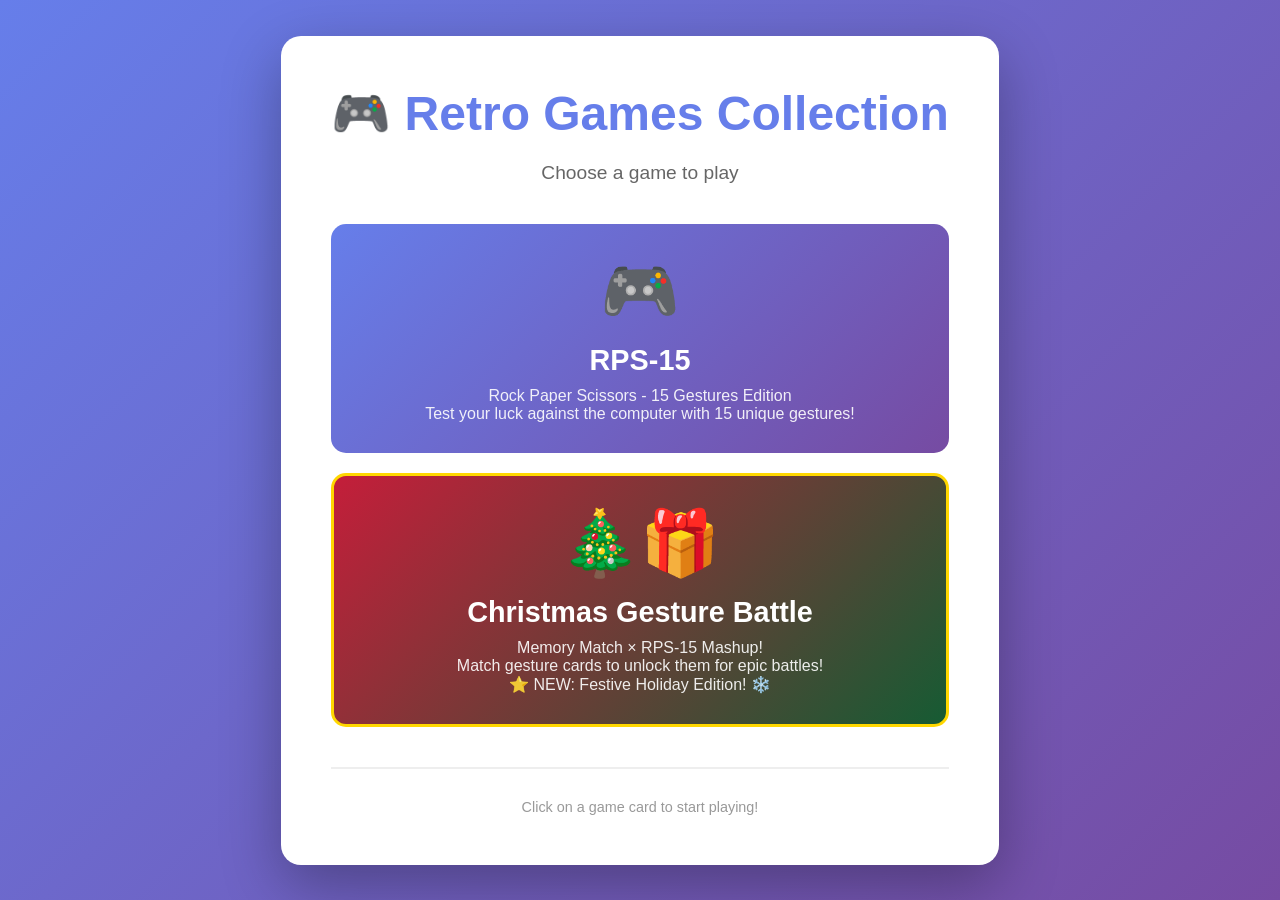
<file: index.html>
<!DOCTYPE html>
<html lang="en">
<head>
    <meta charset="UTF-8">
    <meta name="viewport" content="width=device-width, initial-scale=1.0">
    <title>Retro Games Collection</title>
    <style>
        * {
            margin: 0;
            padding: 0;
            box-sizing: border-box;
        }

        body {
            font-family: 'Segoe UI', Tahoma, Geneva, Verdana, sans-serif;
            background: linear-gradient(135deg, #667eea 0%, #764ba2 100%);
            min-height: 100vh;
            display: flex;
            justify-content: center;
            align-items: center;
            padding: 20px;
        }

        .container {
            max-width: 800px;
            background: white;
            border-radius: 20px;
            box-shadow: 0 20px 60px rgba(0,0,0,0.3);
            padding: 50px;
            text-align: center;
        }

        h1 {
            font-size: 3em;
            color: #667eea;
            margin-bottom: 20px;
        }

        .subtitle {
            font-size: 1.2em;
            color: #666;
            margin-bottom: 40px;
        }

        .games-grid {
            display: grid;
            gap: 20px;
            margin-top: 40px;
        }

        .game-card {
            background: linear-gradient(135deg, #667eea 0%, #764ba2 100%);
            padding: 30px;
            border-radius: 15px;
            text-decoration: none;
            color: white;
            transition: all 0.3s ease;
            display: block;
        }

        .game-card:hover {
            transform: translateY(-5px);
            box-shadow: 0 10px 30px rgba(0,0,0,0.3);
        }

        .game-card.christmas {
            background: linear-gradient(135deg, #c41e3a 0%, #165b33 100%);
            border: 3px solid #ffd700;
        }

        .game-card.christmas:hover {
            box-shadow: 0 10px 30px rgba(255, 215, 0, 0.5);
        }

        .game-icon {
            font-size: 4em;
            margin-bottom: 15px;
        }

        .game-title {
            font-size: 1.8em;
            font-weight: bold;
            margin-bottom: 10px;
        }

        .game-description {
            font-size: 1em;
            opacity: 0.9;
        }

        .footer {
            margin-top: 40px;
            padding-top: 30px;
            border-top: 2px solid #eee;
            color: #999;
            font-size: 0.9em;
        }
    </style>
</head>
<body>
    <div class="container">
        <h1>🎮 Retro Games Collection</h1>
        <p class="subtitle">Choose a game to play</p>

        <div class="games-grid">
            <a href="rps15.html" class="game-card">
                <div class="game-icon">🎮</div>
                <div class="game-title">RPS-15</div>
                <div class="game-description">
                    Rock Paper Scissors - 15 Gestures Edition<br>
                    Test your luck against the computer with 15 unique gestures!
                </div>
            </a>

            <a href="christmas-battle.html" class="game-card christmas">
                <div class="game-icon">🎄🎁</div>
                <div class="game-title">Christmas Gesture Battle</div>
                <div class="game-description">
                    Memory Match × RPS-15 Mashup!<br>
                    Match gesture cards to unlock them for epic battles!<br>
                    ⭐ NEW: Festive Holiday Edition! ❄️
                </div>
            </a>
        </div>

        <div class="footer">
            Click on a game card to start playing!
        </div>
    </div>
</body>
</html>
</file>
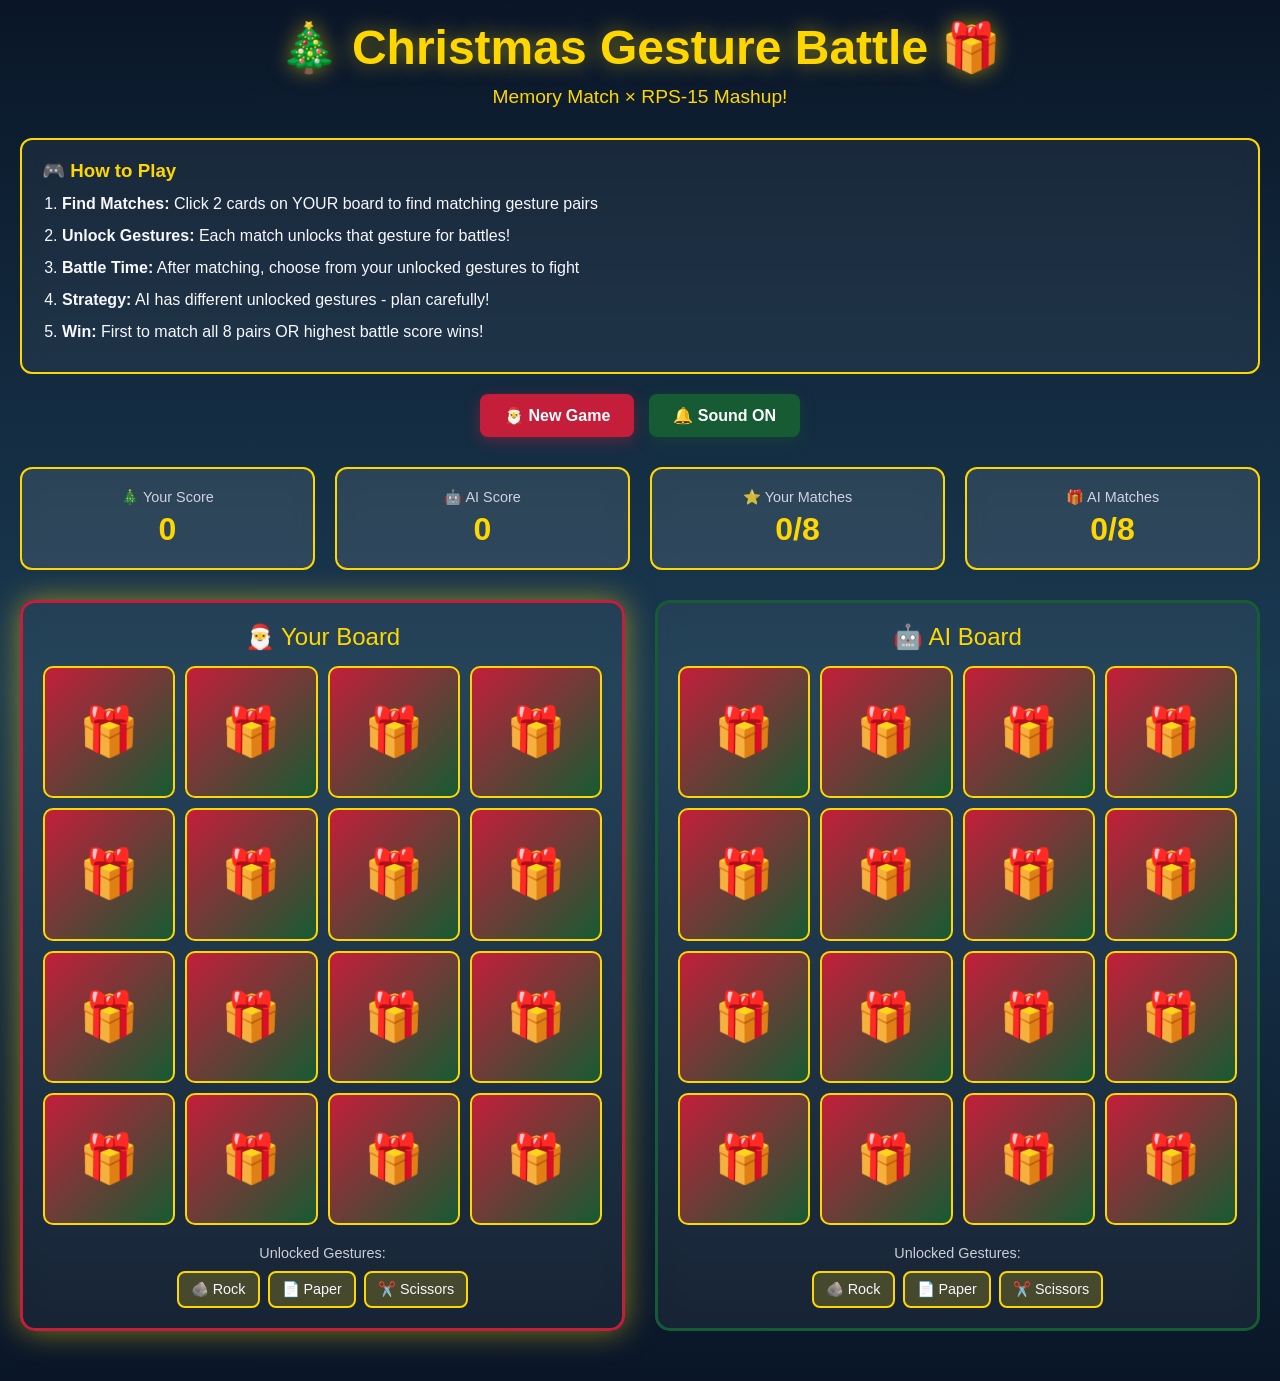
<file: christmas-battle.html>
<!DOCTYPE html>
<html lang="en">
<head>
    <meta charset="UTF-8">
    <meta name="viewport" content="width=device-width, initial-scale=1.0">
    <title>🎄 Christmas Gesture Battle - Memory Match × RPS-15</title>
    <style>
        * {
            margin: 0;
            padding: 0;
            box-sizing: border-box;
        }

        :root {
            --christmas-red: #c41e3a;
            --christmas-green: #165b33;
            --christmas-gold: #ffd700;
            --snow-white: #f8f8ff;
            --dark-bg: #0a3d2c;
            --card-back: linear-gradient(135deg, #c41e3a 0%, #165b33 100%);
        }

        body {
            font-family: 'Segoe UI', Tahoma, Geneva, Verdana, sans-serif;
            background: linear-gradient(to bottom, #0a1628 0%, #1a3a52 50%, #0a1628 100%);
            color: var(--snow-white);
            min-height: 100vh;
            padding: 20px;
            position: relative;
            overflow-x: hidden;
        }

        .container {
            max-width: 1600px;
            margin: 0 auto;
        }

        header {
            text-align: center;
            margin-bottom: 30px;
            position: relative;
        }

        h1 {
            font-size: 3em;
            color: var(--christmas-gold);
            text-shadow: 0 0 20px rgba(255, 215, 0, 0.5);
            margin-bottom: 10px;
            animation: glow 2s ease-in-out infinite;
        }

        @keyframes glow {
            0%, 100% { text-shadow: 0 0 20px rgba(255, 215, 0, 0.5); }
            50% { text-shadow: 0 0 30px rgba(255, 215, 0, 0.8); }
        }

        .subtitle {
            font-size: 1.2em;
            color: var(--christmas-gold);
            margin-bottom: 20px;
        }

        .controls {
            display: flex;
            justify-content: center;
            gap: 15px;
            margin-bottom: 30px;
            flex-wrap: wrap;
        }

        button {
            padding: 12px 24px;
            font-size: 1em;
            border: none;
            border-radius: 8px;
            cursor: pointer;
            font-weight: 600;
            transition: all 0.3s ease;
        }

        .btn-primary {
            background: var(--christmas-red);
            color: white;
            box-shadow: 0 4px 15px rgba(196, 30, 58, 0.4);
        }

        .btn-primary:hover {
            transform: translateY(-2px);
            box-shadow: 0 6px 20px rgba(196, 30, 58, 0.6);
        }

        .btn-secondary {
            background: var(--christmas-green);
            color: white;
            box-shadow: 0 4px 15px rgba(22, 91, 51, 0.4);
        }

        .stats-panel {
            display: grid;
            grid-template-columns: repeat(auto-fit, minmax(200px, 1fr));
            gap: 20px;
            margin-bottom: 30px;
        }

        .stat-card {
            background: rgba(255, 255, 255, 0.1);
            backdrop-filter: blur(10px);
            border: 2px solid var(--christmas-gold);
            padding: 20px;
            border-radius: 12px;
            text-align: center;
        }

        .stat-label {
            font-size: 0.9em;
            opacity: 0.8;
            margin-bottom: 5px;
        }

        .stat-value {
            font-size: 2em;
            font-weight: bold;
            color: var(--christmas-gold);
        }

        .game-container {
            display: grid;
            grid-template-columns: 1fr 1fr;
            gap: 30px;
            margin-bottom: 30px;
        }

        .player-section {
            background: rgba(255, 255, 255, 0.05);
            backdrop-filter: blur(10px);
            border: 3px solid var(--christmas-red);
            border-radius: 15px;
            padding: 20px;
        }

        .player-section.ai {
            border-color: var(--christmas-green);
        }

        .player-section.active {
            box-shadow: 0 0 30px rgba(255, 215, 0, 0.5);
            animation: pulse-border 1.5s ease-in-out infinite;
        }

        @keyframes pulse-border {
            0%, 100% { box-shadow: 0 0 30px rgba(255, 215, 0, 0.5); }
            50% { box-shadow: 0 0 50px rgba(255, 215, 0, 0.8); }
        }

        .section-title {
            font-size: 1.5em;
            text-align: center;
            margin-bottom: 15px;
            color: var(--christmas-gold);
        }

        .memory-board {
            display: grid;
            grid-template-columns: repeat(4, 1fr);
            gap: 10px;
            margin-bottom: 20px;
        }

        .memory-card {
            aspect-ratio: 1;
            background: var(--card-back);
            border: 2px solid var(--christmas-gold);
            border-radius: 10px;
            cursor: pointer;
            display: flex;
            align-items: center;
            justify-content: center;
            font-size: 2em;
            transition: all 0.3s ease;
            position: relative;
            transform-style: preserve-3d;
        }

        .memory-card:hover:not(.flipped):not(.matched) {
            transform: scale(1.05);
            box-shadow: 0 0 20px rgba(255, 215, 0, 0.5);
        }

        .memory-card.flipped {
            background: rgba(255, 255, 255, 0.9);
            color: #333;
        }

        .memory-card.matched {
            background: linear-gradient(135deg, rgba(255, 215, 0, 0.3), rgba(255, 215, 0, 0.5));
            border-color: var(--christmas-gold);
            cursor: default;
            animation: match-pulse 0.5s ease-out;
        }

        @keyframes match-pulse {
            0%, 100% { transform: scale(1); }
            50% { transform: scale(1.1); }
        }

        .memory-card::before {
            content: '🎁';
            position: absolute;
            font-size: 1.5em;
        }

        .memory-card.flipped::before,
        .memory-card.matched::before {
            content: '';
        }

        .unlocked-gestures {
            margin-top: 15px;
        }

        .unlocked-title {
            font-size: 0.9em;
            opacity: 0.8;
            margin-bottom: 10px;
            text-align: center;
        }

        .gestures-list {
            display: flex;
            flex-wrap: wrap;
            gap: 8px;
            justify-content: center;
        }

        .gesture-badge {
            background: rgba(255, 215, 0, 0.2);
            border: 2px solid var(--christmas-gold);
            padding: 8px 12px;
            border-radius: 8px;
            font-size: 0.9em;
            display: flex;
            align-items: center;
            gap: 5px;
        }

        .gesture-badge.new {
            animation: badge-appear 0.5s ease-out;
        }

        @keyframes badge-appear {
            from {
                transform: scale(0);
                opacity: 0;
            }
            to {
                transform: scale(1);
                opacity: 1;
            }
        }

        .battle-modal {
            position: fixed;
            top: 0;
            left: 0;
            right: 0;
            bottom: 0;
            background: rgba(0, 0, 0, 0.9);
            display: none;
            align-items: center;
            justify-content: center;
            z-index: 1000;
        }

        .battle-modal.active {
            display: flex;
        }

        .battle-content {
            background: linear-gradient(135deg, #1a3a52 0%, #0a1628 100%);
            border: 4px solid var(--christmas-gold);
            border-radius: 20px;
            padding: 40px;
            max-width: 800px;
            text-align: center;
        }

        .battle-title {
            font-size: 2.5em;
            color: var(--christmas-gold);
            margin-bottom: 30px;
        }

        .battle-choices {
            display: flex;
            justify-content: center;
            gap: 40px;
            margin-bottom: 30px;
        }

        .battle-choice {
            text-align: center;
        }

        .choice-label {
            font-size: 1em;
            opacity: 0.8;
            margin-bottom: 10px;
        }

        .choice-icon {
            font-size: 5em;
            margin-bottom: 10px;
        }

        .choice-name {
            font-size: 1.3em;
            font-weight: bold;
        }

        .battle-result {
            font-size: 2em;
            font-weight: bold;
            margin-bottom: 20px;
        }

        .battle-result.win {
            color: #2ecc71;
        }

        .battle-result.lose {
            color: #e74c3c;
        }

        .battle-result.tie {
            color: #f39c12;
        }

        .gesture-selector {
            display: grid;
            grid-template-columns: repeat(auto-fill, minmax(100px, 1fr));
            gap: 15px;
            margin-bottom: 30px;
        }

        .gesture-select-btn {
            background: rgba(255, 255, 255, 0.1);
            border: 2px solid var(--christmas-gold);
            padding: 15px;
            border-radius: 10px;
            cursor: pointer;
            transition: all 0.3s ease;
        }

        .gesture-select-btn:hover {
            transform: scale(1.05);
            background: rgba(255, 215, 0, 0.2);
            box-shadow: 0 0 20px rgba(255, 215, 0, 0.5);
        }

        .gesture-select-btn.disabled {
            opacity: 0.3;
            cursor: not-allowed;
        }

        .gesture-select-icon {
            font-size: 3em;
            margin-bottom: 5px;
        }

        .gesture-select-name {
            font-size: 0.8em;
        }

        .game-over-modal {
            position: fixed;
            top: 0;
            left: 0;
            right: 0;
            bottom: 0;
            background: rgba(0, 0, 0, 0.95);
            display: none;
            align-items: center;
            justify-content: center;
            z-index: 2000;
        }

        .game-over-modal.active {
            display: flex;
        }

        .game-over-content {
            background: linear-gradient(135deg, var(--christmas-red) 0%, var(--christmas-green) 100%);
            border: 5px solid var(--christmas-gold);
            border-radius: 20px;
            padding: 50px;
            text-align: center;
            animation: game-over-appear 0.5s ease-out;
        }

        @keyframes game-over-appear {
            from {
                transform: scale(0.5);
                opacity: 0;
            }
            to {
                transform: scale(1);
                opacity: 1;
            }
        }

        .game-over-title {
            font-size: 3em;
            color: white;
            margin-bottom: 20px;
            text-shadow: 0 0 20px rgba(0, 0, 0, 0.5);
        }

        .game-over-stats {
            font-size: 1.5em;
            margin-bottom: 30px;
        }

        .instructions {
            background: rgba(255, 255, 255, 0.05);
            backdrop-filter: blur(10px);
            border: 2px solid var(--christmas-gold);
            border-radius: 12px;
            padding: 20px;
            margin-bottom: 20px;
        }

        .instructions h3 {
            color: var(--christmas-gold);
            margin-bottom: 10px;
        }

        .instructions ol {
            text-align: left;
            padding-left: 20px;
        }

        .instructions li {
            margin-bottom: 8px;
            line-height: 1.5;
        }

        @media (max-width: 1024px) {
            .game-container {
                grid-template-columns: 1fr;
            }

            h1 {
                font-size: 2em;
            }
        }

        @media (max-width: 768px) {
            .memory-card {
                font-size: 1.5em;
            }

            .battle-choices {
                flex-direction: column;
                gap: 20px;
            }
        }
    </style>
</head>
<body>
    <div class="container">
        <header>
            <h1>🎄 Christmas Gesture Battle 🎁</h1>
            <p class="subtitle">Memory Match × RPS-15 Mashup!</p>
        </header>

        <div class="instructions">
            <h3>🎮 How to Play</h3>
            <ol>
                <li><strong>Find Matches:</strong> Click 2 cards on YOUR board to find matching gesture pairs</li>
                <li><strong>Unlock Gestures:</strong> Each match unlocks that gesture for battles!</li>
                <li><strong>Battle Time:</strong> After matching, choose from your unlocked gestures to fight</li>
                <li><strong>Strategy:</strong> AI has different unlocked gestures - plan carefully!</li>
                <li><strong>Win:</strong> First to match all 8 pairs OR highest battle score wins!</li>
            </ol>
        </div>

        <div class="controls">
            <button class="btn-primary" onclick="newGame()">🎅 New Game</button>
            <button class="btn-secondary" onclick="toggleSound()">🔔 <span id="soundToggle">Sound ON</span></button>
        </div>

        <div class="stats-panel">
            <div class="stat-card">
                <div class="stat-label">🎄 Your Score</div>
                <div class="stat-value" id="playerScore">0</div>
            </div>
            <div class="stat-card">
                <div class="stat-label">🤖 AI Score</div>
                <div class="stat-value" id="aiScore">0</div>
            </div>
            <div class="stat-card">
                <div class="stat-label">⭐ Your Matches</div>
                <div class="stat-value" id="playerMatches">0/8</div>
            </div>
            <div class="stat-card">
                <div class="stat-label">🎁 AI Matches</div>
                <div class="stat-value" id="aiMatches">0/8</div>
            </div>
        </div>

        <div class="game-container">
            <!-- Player Section -->
            <div class="player-section active" id="playerSection">
                <div class="section-title">🎅 Your Board</div>
                <div class="memory-board" id="playerBoard"></div>
                <div class="unlocked-gestures">
                    <div class="unlocked-title">Unlocked Gestures:</div>
                    <div class="gestures-list" id="playerGestures"></div>
                </div>
            </div>

            <!-- AI Section -->
            <div class="player-section ai" id="aiSection">
                <div class="section-title">🤖 AI Board</div>
                <div class="memory-board" id="aiBoard"></div>
                <div class="unlocked-gestures">
                    <div class="unlocked-title">Unlocked Gestures:</div>
                    <div class="gestures-list" id="aiGestures"></div>
                </div>
            </div>
        </div>
    </div>

    <!-- Battle Modal -->
    <div class="battle-modal" id="battleModal">
        <div class="battle-content">
            <div class="battle-title" id="battlePhase">Choose Your Gesture!</div>
            <div class="gesture-selector" id="gestureSelector"></div>
            <div class="battle-choices" id="battleChoices" style="display: none;">
                <div class="battle-choice">
                    <div class="choice-label">You chose</div>
                    <div class="choice-icon" id="playerBattleIcon"></div>
                    <div class="choice-name" id="playerBattleName"></div>
                </div>
                <div class="battle-choice">
                    <div class="choice-label">AI chose</div>
                    <div class="choice-icon" id="aiBattleIcon"></div>
                    <div class="choice-name" id="aiBattleName"></div>
                </div>
            </div>
            <div class="battle-result" id="battleResult"></div>
            <button class="btn-primary" id="battleContinue" style="display: none;" onclick="closeBattle()">Continue ⭐</button>
        </div>
    </div>

    <!-- Game Over Modal -->
    <div class="game-over-modal" id="gameOverModal">
        <div class="game-over-content">
            <div class="game-over-title" id="gameOverTitle"></div>
            <div class="game-over-stats" id="gameOverStats"></div>
            <button class="btn-primary" onclick="newGame()">🎅 Play Again</button>
        </div>
    </div>

    <script>
        // Game data
        const gestures = [
            { name: 'Rock', icon: '🪨', verbs: ['crushes', 'crushes', 'crushes', 'crushes', 'crushes', 'crushes', 'crushes'] },
            { name: 'Fire', icon: '🔥', verbs: ['burns', 'burns', 'burns', 'burns', 'burns', 'burns', 'melts'] },
            { name: 'Scissors', icon: '✂️', verbs: ['cuts', 'cuts', 'cuts', 'cuts', 'cuts', 'cuts', 'cuts'] },
            { name: 'Snake', icon: '🐍', verbs: ['bites', 'bites', 'bites', 'poisons', 'poisons', 'poisons', 'eats'] },
            { name: 'Human', icon: '👤', verbs: ['tames', 'tames', 'tames', 'plants', 'plants', 'commands', 'uses'] },
            { name: 'Tree', icon: '🌳', verbs: ['shelters', 'shelters', 'shelters', 'shelters', 'produces', 'produces', 'outlives'] },
            { name: 'Wolf', icon: '🐺', verbs: ['eats', 'eats', 'eats', 'eats', 'eats', 'bites', 'chews'] },
            { name: 'Sponge', icon: '🧽', verbs: ['absorbs', 'absorbs', 'absorbs', 'absorbs', 'cleans', 'cleans', 'absorbs'] },
            { name: 'Paper', icon: '📄', verbs: ['fans', 'fans', 'fans', 'disproves', 'disproves', 'disproves', 'covers'] },
            { name: 'Air', icon: '💨', verbs: ['blows away', 'blows away', 'erodes', 'erodes', 'erodes', 'chokes', 'tarnishes'] },
            { name: 'Water', icon: '💧', verbs: ['erodes', 'erodes', 'erodes', 'drowns', 'drowns', 'drowns', 'rusts'] },
            { name: 'Dragon', icon: '🐉', verbs: ['commands', 'commands', 'commands', 'commands', 'eats', 'breathes fire on', 'defeats'] },
            { name: 'Devil', icon: '😈', verbs: ['eats', 'eats', 'breathes fire on', 'breathes fire on', 'defeats', 'defeats', 'casts out'] },
            { name: 'Lightning', icon: '⚡', verbs: ['strikes', 'strikes', 'strikes', 'strikes', 'splits', 'strikes', 'melts'] },
            { name: 'Gun', icon: '🔫', verbs: ['shoots', 'shoots', 'shoots', 'shoots', 'shoots', 'shoots', 'fires at'] }
        ];

        // Game state
        let playerScore = 0;
        let aiScore = 0;
        let playerMatches = 0;
        let aiMatches = 0;
        let playerUnlocked = [0, 8, 2]; // Start with Rock, Paper, Scissors
        let aiUnlocked = [0, 8, 2];
        let playerBoard = [];
        let aiBoard = [];
        let flippedCards = [];
        let canFlip = true;
        let isPlayerTurn = true;
        let soundEnabled = true;
        let currentMatchedGesture = null;
        let aiMemory = {}; // AI remembers seen cards: { cardIndex: gestureIndex }

        // Audio context
        const audioContext = new (window.AudioContext || window.webkitAudioContext)();

        function playSound(frequency, duration, type = 'short') {
            if (!soundEnabled) return;

            const oscillator = audioContext.createOscillator();
            const gainNode = audioContext.createGain();

            oscillator.connect(gainNode);
            gainNode.connect(audioContext.destination);

            oscillator.frequency.value = frequency;
            oscillator.type = type === 'bell' ? 'sine' : 'sine';

            gainNode.gain.setValueAtTime(0.3, audioContext.currentTime);
            gainNode.gain.exponentialRampToValueAtTime(0.01, audioContext.currentTime + duration);

            oscillator.start(audioContext.currentTime);
            oscillator.stop(audioContext.currentTime + duration);
        }

        function playJingleBell() {
            playSound(659.25, 0.1, 'bell');
            setTimeout(() => playSound(659.25, 0.1, 'bell'), 100);
            setTimeout(() => playSound(659.25, 0.2, 'bell'), 200);
        }

        function playChristmasChord() {
            playSound(523.25, 0.3);
            setTimeout(() => playSound(659.25, 0.3), 100);
            setTimeout(() => playSound(783.99, 0.4), 200);
        }

        function playWinSound() {
            playSound(783.99, 0.2);
            setTimeout(() => playSound(880, 0.2), 100);
            setTimeout(() => playSound(1046.5, 0.3), 200);
        }

        function playLoseSound() {
            playSound(392, 0.2);
            setTimeout(() => playSound(349.23, 0.2), 100);
            setTimeout(() => playSound(293.66, 0.3), 200);
        }

        // Initialize game boards
        function initializeBoards() {
            // Select 8 random gestures for the game (excluding starting gestures)
            const selectedGestures = [];
            const availableIndices = [...Array(15).keys()];

            // Remove starting gestures (Rock, Paper, Scissors) from available pool
            availableIndices.splice(availableIndices.indexOf(0), 1);  // Rock
            availableIndices.splice(availableIndices.indexOf(8), 1);  // Paper
            availableIndices.splice(availableIndices.indexOf(2), 1);  // Scissors

            // Add 8 random gestures (not including the starting 3)
            for (let i = 0; i < 8; i++) {
                const randomIndex = Math.floor(Math.random() * availableIndices.length);
                selectedGestures.push(availableIndices[randomIndex]);
                availableIndices.splice(randomIndex, 1);
            }

            // Create pairs and shuffle for each board
            playerBoard = shuffleArray([...selectedGestures, ...selectedGestures]);
            aiBoard = shuffleArray([...selectedGestures, ...selectedGestures]);

            // Clear AI memory
            aiMemory = {};

            renderBoard('playerBoard', playerBoard, true);
            renderBoard('aiBoard', aiBoard, false);
            updateUnlockedGestures();
        }

        function shuffleArray(array) {
            const newArray = [...array];
            for (let i = newArray.length - 1; i > 0; i--) {
                const j = Math.floor(Math.random() * (i + 1));
                [newArray[i], newArray[j]] = [newArray[j], newArray[i]];
            }
            return newArray;
        }

        function renderBoard(boardId, boardData, interactive) {
            const boardElement = document.getElementById(boardId);
            boardElement.innerHTML = '';

            boardData.forEach((gestureIndex, cardIndex) => {
                const card = document.createElement('div');
                card.className = 'memory-card';
                card.dataset.index = cardIndex;
                card.dataset.gesture = gestureIndex;

                if (interactive) {
                    card.onclick = () => flipCard(cardIndex);
                }

                boardElement.appendChild(card);
            });
        }

        function flipCard(cardIndex) {
            if (!canFlip || !isPlayerTurn) return;

            const card = document.querySelector(`#playerBoard .memory-card[data-index="${cardIndex}"]`);
            if (card.classList.contains('flipped') || card.classList.contains('matched')) return;

            if (flippedCards.length >= 2) return;

            card.classList.add('flipped');
            const gestureIndex = parseInt(card.dataset.gesture);
            card.textContent = gestures[gestureIndex].icon;
            flippedCards.push({ cardIndex, gestureIndex });

            playJingleBell();

            if (flippedCards.length === 2) {
                canFlip = false;
                setTimeout(checkMatch, 1000);
            }
        }

        function checkMatch() {
            const [card1, card2] = flippedCards;
            const cards = document.querySelectorAll('#playerBoard .memory-card');

            if (card1.gestureIndex === card2.gestureIndex) {
                // Match found!
                cards[card1.cardIndex].classList.add('matched');
                cards[card2.cardIndex].classList.add('matched');

                playerMatches++;
                updateStats();

                // Unlock gesture if not already unlocked
                if (!playerUnlocked.includes(card1.gestureIndex)) {
                    playerUnlocked.push(card1.gestureIndex);
                    updateUnlockedGestures();
                }

                currentMatchedGesture = card1.gestureIndex;
                playChristmasChord();

                // Start battle
                setTimeout(() => {
                    startBattle();
                }, 800);

            } else {
                // No match
                setTimeout(() => {
                    cards[card1.cardIndex].classList.remove('flipped');
                    cards[card2.cardIndex].classList.remove('flipped');
                    cards[card1.cardIndex].textContent = '';
                    cards[card2.cardIndex].textContent = '';

                    flippedCards = [];
                    canFlip = true;

                    // AI turn
                    isPlayerTurn = false;
                    updateTurnIndicator();
                    setTimeout(aiTurn, 1000);
                }, 1000);
                return;
            }

            flippedCards = [];
        }

        function aiTurn() {
            if (aiMatches >= 8) {
                endGame();
                return;
            }

            // AI with memory: can remember and match cards
            const availableCards = [];
            const aiCards = document.querySelectorAll('#aiBoard .memory-card');

            aiCards.forEach((card, index) => {
                if (!card.classList.contains('matched')) {
                    availableCards.push(index);
                }
            });

            if (availableCards.length < 2) {
                isPlayerTurn = true;
                updateTurnIndicator();
                canFlip = true;
                return;
            }

            let card1Index, card2Index;

            // 40% chance AI uses memory to find a match
            if (Math.random() < 0.4) {
                // Try to find a match from memory
                const memoryMatch = findMemoryMatch(availableCards);
                if (memoryMatch) {
                    card1Index = memoryMatch.card1;
                    card2Index = memoryMatch.card2;
                } else {
                    // No match in memory, pick random
                    card1Index = availableCards[Math.floor(Math.random() * availableCards.length)];
                    availableCards.splice(availableCards.indexOf(card1Index), 1);
                    card2Index = availableCards[Math.floor(Math.random() * availableCards.length)];
                }
            } else {
                // Pick random cards
                card1Index = availableCards[Math.floor(Math.random() * availableCards.length)];
                availableCards.splice(availableCards.indexOf(card1Index), 1);
                card2Index = availableCards[Math.floor(Math.random() * availableCards.length)];
            }

            const card1 = aiCards[card1Index];
            const card2 = aiCards[card2Index];

            // Flip cards
            setTimeout(() => {
                card1.classList.add('flipped');
                card1.textContent = gestures[parseInt(card1.dataset.gesture)].icon;
                playJingleBell();
            }, 500);

            setTimeout(() => {
                card2.classList.add('flipped');
                card2.textContent = gestures[parseInt(card2.dataset.gesture)].icon;
                playJingleBell();
            }, 1000);

            setTimeout(() => {
                const gesture1 = parseInt(card1.dataset.gesture);
                const gesture2 = parseInt(card2.dataset.gesture);

                // AI remembers the cards it sees
                aiMemory[card1Index] = gesture1;
                aiMemory[card2Index] = gesture2;

                if (gesture1 === gesture2) {
                    // AI found a match!
                    card1.classList.add('matched');
                    card2.classList.add('matched');
                    aiMatches++;
                    updateStats();

                    // Remove matched cards from memory
                    delete aiMemory[card1Index];
                    delete aiMemory[card2Index];

                    if (!aiUnlocked.includes(gesture1)) {
                        aiUnlocked.push(gesture1);
                        updateUnlockedGestures();
                    }

                    currentMatchedGesture = gesture1;
                    playChristmasChord();

                    // AI battles immediately
                    setTimeout(() => {
                        aiBattle();
                    }, 800);

                } else {
                    // No match
                    card1.classList.remove('flipped');
                    card2.classList.remove('flipped');
                    card1.textContent = '';
                    card2.textContent = '';

                    // Back to player turn
                    isPlayerTurn = true;
                    updateTurnIndicator();
                    canFlip = true;
                }
            }, 1500);
        }

        function findMemoryMatch(availableCards) {
            // Look through AI memory to find a matching pair
            for (let i = 0; i < availableCards.length; i++) {
                const card1 = availableCards[i];
                const gesture1 = aiMemory[card1];

                if (gesture1 === undefined) continue;

                // Look for another card with same gesture
                for (let j = i + 1; j < availableCards.length; j++) {
                    const card2 = availableCards[j];
                    const gesture2 = aiMemory[card2];

                    if (gesture2 !== undefined && gesture1 === gesture2) {
                        return { card1, card2 };
                    }
                }
            }
            return null;
        }

        function aiBattle() {
            // AI chooses random gesture from unlocked
            const aiChoice = aiUnlocked[Math.floor(Math.random() * aiUnlocked.length)];
            const playerChoice = playerUnlocked[Math.floor(Math.random() * playerUnlocked.length)];

            performBattle(playerChoice, aiChoice, false);
        }

        function startBattle() {
            // Player chooses gesture
            const modal = document.getElementById('battleModal');
            const selector = document.getElementById('gestureSelector');
            const battlePhase = document.getElementById('battlePhase');

            battlePhase.textContent = '⚔️ Choose Your Gesture for Battle!';
            selector.innerHTML = '';

            gestures.forEach((gesture, index) => {
                const btn = document.createElement('div');
                btn.className = 'gesture-select-btn';

                if (!playerUnlocked.includes(index)) {
                    btn.classList.add('disabled');
                }

                btn.innerHTML = `
                    <div class="gesture-select-icon">${gesture.icon}</div>
                    <div class="gesture-select-name">${gesture.name}</div>
                `;

                if (playerUnlocked.includes(index)) {
                    btn.onclick = () => selectGestureForBattle(index);
                }

                selector.appendChild(btn);
            });

            modal.classList.add('active');
        }

        function selectGestureForBattle(playerChoice) {
            const aiChoice = aiUnlocked[Math.floor(Math.random() * aiUnlocked.length)];
            performBattle(playerChoice, aiChoice, true);
        }

        function performBattle(playerChoice, aiChoice, isPlayerInitiated) {
            const modal = document.getElementById('battleModal');
            const selector = document.getElementById('gestureSelector');
            const choices = document.getElementById('battleChoices');
            const result = document.getElementById('battleResult');
            const continueBtn = document.getElementById('battleContinue');

            selector.style.display = 'none';
            choices.style.display = 'flex';

            document.getElementById('playerBattleIcon').textContent = gestures[playerChoice].icon;
            document.getElementById('playerBattleName').textContent = gestures[playerChoice].name;
            document.getElementById('aiBattleIcon').textContent = gestures[aiChoice].icon;
            document.getElementById('aiBattleName').textContent = gestures[aiChoice].name;

            const battleResult = determineWinner(playerChoice, aiChoice);

            setTimeout(() => {
                if (battleResult === 'win') {
                    playerScore += 10;
                    result.textContent = '🎉 You Win the Battle!';
                    result.className = 'battle-result win';
                    const verb = getVerbForGesture(playerChoice, aiChoice);
                    result.textContent += `\n${gestures[playerChoice].name} ${verb} ${gestures[aiChoice].name}`;
                    playWinSound();
                } else if (battleResult === 'lose') {
                    aiScore += 10;
                    result.textContent = '😢 AI Wins the Battle!';
                    result.className = 'battle-result lose';
                    const verb = getVerbForGesture(aiChoice, playerChoice);
                    result.textContent += `\n${gestures[aiChoice].name} ${verb} ${gestures[playerChoice].name}`;
                    playLoseSound();
                } else {
                    result.textContent = '🤝 Battle Tie!';
                    result.className = 'battle-result tie';
                    playJingleBell();
                }

                updateStats();
                continueBtn.style.display = 'block';
                modal.classList.add('active');
            }, 500);
        }

        function closeBattle() {
            const modal = document.getElementById('battleModal');
            const selector = document.getElementById('gestureSelector');
            const choices = document.getElementById('battleChoices');
            const result = document.getElementById('battleResult');
            const continueBtn = document.getElementById('battleContinue');

            modal.classList.remove('active');
            selector.style.display = 'grid';
            choices.style.display = 'none';
            result.textContent = '';
            continueBtn.style.display = 'none';

            // Check win condition
            if (playerMatches >= 8 || aiMatches >= 8) {
                endGame();
                return;
            }

            // Continue game
            if (isPlayerTurn) {
                canFlip = true;
            } else {
                setTimeout(aiTurn, 1000);
            }
        }

        function determineWinner(playerIndex, computerIndex) {
            if (playerIndex === computerIndex) {
                return 'tie';
            }

            let diff = (computerIndex - playerIndex + 15) % 15;

            if (diff >= 1 && diff <= 7) {
                return 'win';
            } else {
                return 'lose';
            }
        }

        function getVerbForGesture(winnerIndex, loserIndex) {
            let diff = (loserIndex - winnerIndex + 15) % 15;
            return gestures[winnerIndex].verbs[diff - 1];
        }

        function updateStats() {
            document.getElementById('playerScore').textContent = playerScore;
            document.getElementById('aiScore').textContent = aiScore;
            document.getElementById('playerMatches').textContent = `${playerMatches}/8`;
            document.getElementById('aiMatches').textContent = `${aiMatches}/8`;
        }

        function updateUnlockedGestures() {
            const playerGesturesEl = document.getElementById('playerGestures');
            const aiGesturesEl = document.getElementById('aiGestures');

            playerGesturesEl.innerHTML = playerUnlocked.map(index => {
                return `<div class="gesture-badge">${gestures[index].icon} ${gestures[index].name}</div>`;
            }).join('');

            aiGesturesEl.innerHTML = aiUnlocked.map(index => {
                return `<div class="gesture-badge">${gestures[index].icon} ${gestures[index].name}</div>`;
            }).join('');
        }

        function updateTurnIndicator() {
            const playerSection = document.getElementById('playerSection');
            const aiSection = document.getElementById('aiSection');

            if (isPlayerTurn) {
                playerSection.classList.add('active');
                aiSection.classList.remove('active');
            } else {
                playerSection.classList.remove('active');
                aiSection.classList.add('active');
            }
        }

        function endGame() {
            const modal = document.getElementById('gameOverModal');
            const title = document.getElementById('gameOverTitle');
            const stats = document.getElementById('gameOverStats');

            let winner;
            if (playerMatches === 8 && aiMatches === 8) {
                winner = playerScore > aiScore ? 'player' : (aiScore > playerScore ? 'ai' : 'tie');
            } else if (playerMatches >= 8) {
                winner = 'player';
            } else {
                winner = 'ai';
            }

            if (winner === 'player') {
                title.textContent = '🎅 Ho Ho Ho! You Win! 🎄';
                playChristmasChord();
                setTimeout(playChristmasChord, 300);
            } else if (winner === 'ai') {
                title.textContent = '🤖 AI Wins! Better Luck Next Time! ❄️';
            } else {
                title.textContent = '🤝 It\'s a Tie! 🎁';
            }

            stats.innerHTML = `
                Your Score: ${playerScore} (${playerMatches} matches)<br>
                AI Score: ${aiScore} (${aiMatches} matches)
            `;

            modal.classList.add('active');
        }

        function newGame() {
            // Reset game state
            playerScore = 0;
            aiScore = 0;
            playerMatches = 0;
            aiMatches = 0;
            playerUnlocked = [0, 8, 2];
            aiUnlocked = [0, 8, 2];
            flippedCards = [];
            canFlip = true;
            isPlayerTurn = true;

            // Close modals
            document.getElementById('battleModal').classList.remove('active');
            document.getElementById('gameOverModal').classList.remove('active');

            // Reinitialize
            initializeBoards();
            updateStats();
            updateTurnIndicator();
        }

        function toggleSound() {
            soundEnabled = !soundEnabled;
            document.getElementById('soundToggle').textContent = soundEnabled ? 'Sound ON' : 'Sound OFF';
        }

        // Initialize game
        newGame();
    </script>
</body>
</html>
</file>
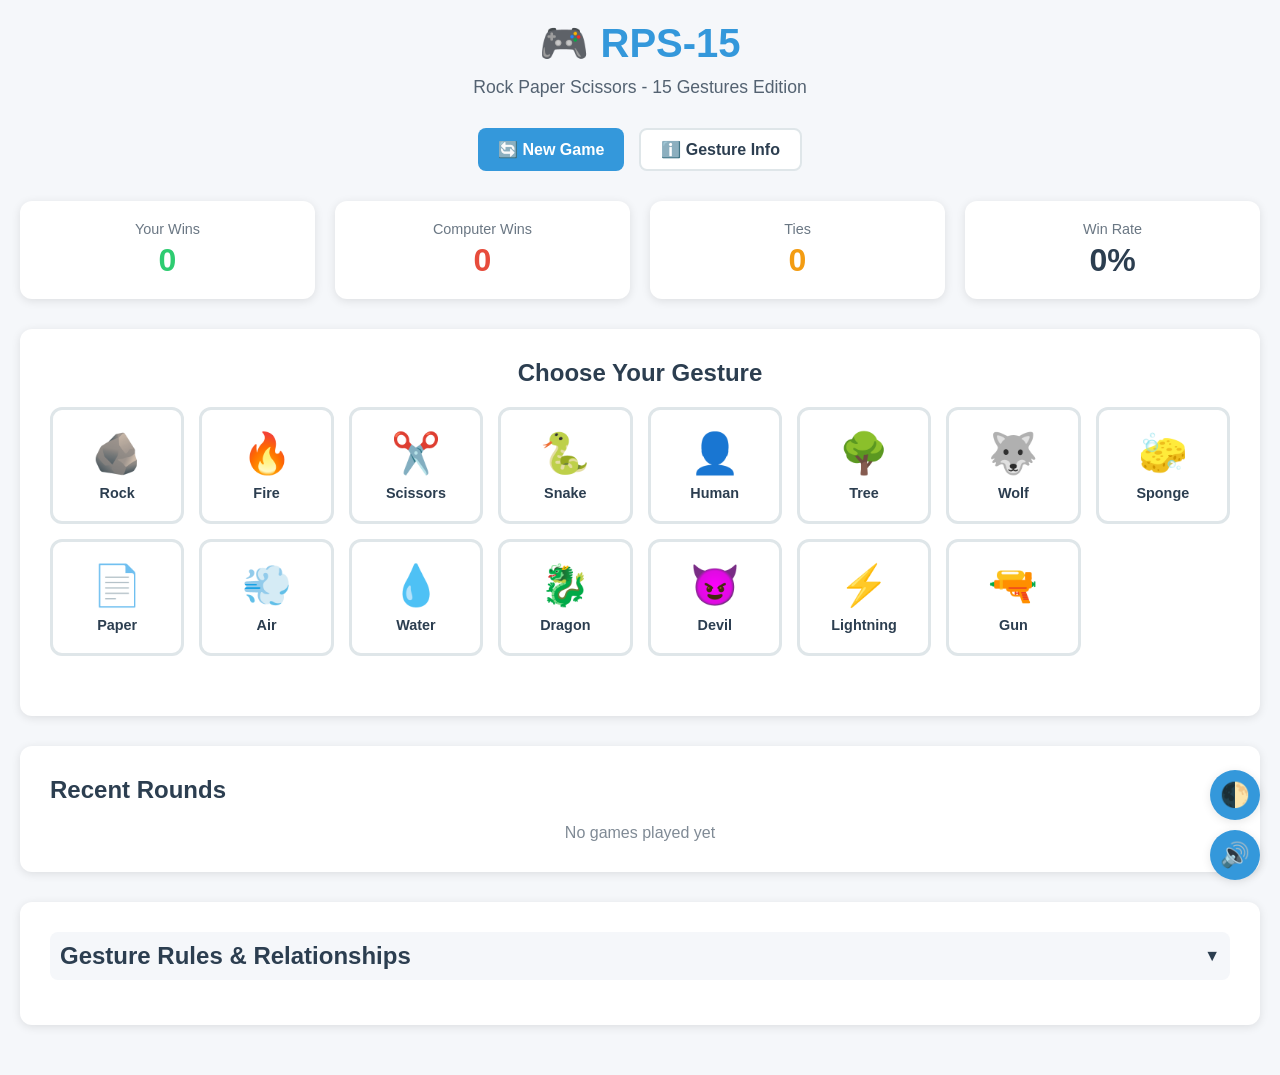
<file: rps15.html>
<!DOCTYPE html>
<html lang="en">
<head>
    <meta charset="UTF-8">
    <meta name="viewport" content="width=device-width, initial-scale=1.0">
    <title>RPS-15: Rock Paper Scissors - 15 Gestures</title>
    <style>
        * {
            margin: 0;
            padding: 0;
            box-sizing: border-box;
        }

        :root {
            --bg-color: #f5f7fa;
            --card-bg: #ffffff;
            --text-color: #2c3e50;
            --primary-color: #3498db;
            --win-color: #2ecc71;
            --lose-color: #e74c3c;
            --tie-color: #f39c12;
            --border-color: #dfe6e9;
            --shadow: 0 2px 10px rgba(0,0,0,0.1);
            --hover-shadow: 0 4px 20px rgba(0,0,0,0.15);
        }

        body.dark-mode {
            --bg-color: #1a1a2e;
            --card-bg: #16213e;
            --text-color: #eee;
            --border-color: #0f3460;
            --shadow: 0 2px 10px rgba(0,0,0,0.3);
            --hover-shadow: 0 4px 20px rgba(0,0,0,0.4);
        }

        body {
            font-family: 'Segoe UI', Tahoma, Geneva, Verdana, sans-serif;
            background: var(--bg-color);
            color: var(--text-color);
            padding: 20px;
            transition: background 0.3s ease, color 0.3s ease;
        }

        .container {
            max-width: 1400px;
            margin: 0 auto;
        }

        header {
            text-align: center;
            margin-bottom: 30px;
        }

        h1 {
            font-size: 2.5em;
            margin-bottom: 10px;
            color: var(--primary-color);
        }

        .subtitle {
            font-size: 1.1em;
            opacity: 0.8;
            margin-bottom: 20px;
        }

        .controls {
            display: flex;
            justify-content: center;
            gap: 15px;
            margin-bottom: 30px;
            flex-wrap: wrap;
        }

        button {
            padding: 10px 20px;
            font-size: 1em;
            border: none;
            border-radius: 8px;
            cursor: pointer;
            transition: all 0.3s ease;
            font-weight: 600;
        }

        .btn-primary {
            background: var(--primary-color);
            color: white;
        }

        .btn-primary:hover {
            transform: translateY(-2px);
            box-shadow: var(--hover-shadow);
        }

        .btn-secondary {
            background: var(--card-bg);
            color: var(--text-color);
            border: 2px solid var(--border-color);
        }

        .btn-secondary:hover {
            border-color: var(--primary-color);
        }

        .stats-container {
            display: grid;
            grid-template-columns: repeat(auto-fit, minmax(200px, 1fr));
            gap: 20px;
            margin-bottom: 30px;
        }

        .stat-card {
            background: var(--card-bg);
            padding: 20px;
            border-radius: 12px;
            box-shadow: var(--shadow);
            text-align: center;
        }

        .stat-label {
            font-size: 0.9em;
            opacity: 0.7;
            margin-bottom: 5px;
        }

        .stat-value {
            font-size: 2em;
            font-weight: bold;
        }

        .stat-value.wins { color: var(--win-color); }
        .stat-value.losses { color: var(--lose-color); }
        .stat-value.ties { color: var(--tie-color); }

        .game-area {
            background: var(--card-bg);
            padding: 30px;
            border-radius: 12px;
            box-shadow: var(--shadow);
            margin-bottom: 30px;
        }

        .gestures-grid {
            display: grid;
            grid-template-columns: repeat(auto-fill, minmax(120px, 1fr));
            gap: 15px;
            margin-bottom: 30px;
        }

        .gesture-btn {
            background: var(--card-bg);
            border: 3px solid var(--border-color);
            padding: 20px 10px;
            border-radius: 12px;
            cursor: pointer;
            transition: all 0.3s ease;
            display: flex;
            flex-direction: column;
            align-items: center;
            gap: 8px;
        }

        .gesture-btn:hover {
            border-color: var(--primary-color);
            transform: translateY(-5px);
            box-shadow: var(--hover-shadow);
        }

        .gesture-btn.selected {
            border-color: var(--primary-color);
            background: rgba(52, 152, 219, 0.1);
        }

        .gesture-btn.computer-selected {
            border-color: var(--lose-color);
            background: rgba(231, 76, 60, 0.1);
        }

        .gesture-icon {
            font-size: 2.5em;
        }

        .gesture-name {
            font-size: 0.9em;
            font-weight: 600;
        }

        .result-display {
            background: var(--bg-color);
            padding: 30px;
            border-radius: 12px;
            margin-bottom: 30px;
            text-align: center;
            min-height: 150px;
            display: flex;
            flex-direction: column;
            justify-content: center;
            align-items: center;
        }

        .result-display.hidden {
            display: none;
        }

        .result-title {
            font-size: 2em;
            font-weight: bold;
            margin-bottom: 15px;
        }

        .result-title.win { color: var(--win-color); }
        .result-title.lose { color: var(--lose-color); }
        .result-title.tie { color: var(--tie-color); }

        .result-explanation {
            font-size: 1.2em;
            opacity: 0.9;
        }

        .choices-display {
            display: flex;
            justify-content: center;
            gap: 40px;
            margin-top: 20px;
            flex-wrap: wrap;
        }

        .choice {
            text-align: center;
        }

        .choice-label {
            font-size: 0.9em;
            opacity: 0.7;
            margin-bottom: 10px;
        }

        .choice-icon {
            font-size: 4em;
            margin-bottom: 10px;
        }

        .choice-name {
            font-size: 1.2em;
            font-weight: 600;
        }

        .history-section {
            background: var(--card-bg);
            padding: 30px;
            border-radius: 12px;
            box-shadow: var(--shadow);
            margin-bottom: 30px;
        }

        .history-title {
            font-size: 1.5em;
            margin-bottom: 20px;
        }

        .history-list {
            max-height: 300px;
            overflow-y: auto;
        }

        .history-item {
            padding: 15px;
            background: var(--bg-color);
            border-radius: 8px;
            margin-bottom: 10px;
            display: flex;
            justify-content: space-between;
            align-items: center;
            flex-wrap: wrap;
            gap: 10px;
        }

        .history-result {
            font-weight: bold;
            padding: 5px 10px;
            border-radius: 5px;
        }

        .history-result.win {
            background: var(--win-color);
            color: white;
        }

        .history-result.lose {
            background: var(--lose-color);
            color: white;
        }

        .history-result.tie {
            background: var(--tie-color);
            color: white;
        }

        .info-section {
            background: var(--card-bg);
            padding: 30px;
            border-radius: 12px;
            box-shadow: var(--shadow);
            margin-bottom: 30px;
        }

        .info-toggle {
            cursor: pointer;
            display: flex;
            justify-content: space-between;
            align-items: center;
            padding: 10px;
            background: var(--bg-color);
            border-radius: 8px;
            margin-bottom: 15px;
        }

        .info-content {
            max-height: 0;
            overflow: hidden;
            transition: max-height 0.5s ease-out;
        }

        .info-content.active {
            max-height: 5000px;
            transition: max-height 0.8s ease-in;
        }

        .gesture-info {
            margin-bottom: 15px;
            padding: 15px;
            background: var(--bg-color);
            border-radius: 8px;
        }

        .gesture-info-title {
            font-weight: bold;
            margin-bottom: 10px;
            font-size: 1.1em;
        }

        .beats-list, .loses-list {
            margin-top: 8px;
            font-size: 0.9em;
        }

        .beats-list {
            color: var(--win-color);
        }

        .loses-list {
            color: var(--lose-color);
        }

        @keyframes pulse {
            0%, 100% { transform: scale(1); }
            50% { transform: scale(1.05); }
        }

        .pulse {
            animation: pulse 0.5s ease-in-out;
        }

        @media (max-width: 768px) {
            h1 {
                font-size: 2em;
            }

            .gestures-grid {
                grid-template-columns: repeat(auto-fill, minmax(100px, 1fr));
                gap: 10px;
            }

            .gesture-icon {
                font-size: 2em;
            }

            .gesture-name {
                font-size: 0.8em;
            }
        }

        .mute-btn {
            position: fixed;
            bottom: 20px;
            right: 20px;
            width: 50px;
            height: 50px;
            border-radius: 50%;
            background: var(--primary-color);
            color: white;
            font-size: 1.5em;
            display: flex;
            align-items: center;
            justify-content: center;
            box-shadow: var(--shadow);
            z-index: 1000;
        }

        .dark-mode-toggle {
            position: fixed;
            bottom: 80px;
            right: 20px;
            width: 50px;
            height: 50px;
            border-radius: 50%;
            background: var(--primary-color);
            color: white;
            font-size: 1.5em;
            display: flex;
            align-items: center;
            justify-content: center;
            box-shadow: var(--shadow);
            z-index: 1000;
        }
    </style>
</head>
<body>
    <div class="container">
        <header>
            <h1>🎮 RPS-15</h1>
            <p class="subtitle">Rock Paper Scissors - 15 Gestures Edition</p>
        </header>

        <div class="controls">
            <button class="btn-primary" onclick="newGame()">🔄 New Game</button>
            <button class="btn-secondary" onclick="toggleInfo()">ℹ️ Gesture Info</button>
        </div>

        <div class="stats-container">
            <div class="stat-card">
                <div class="stat-label">Your Wins</div>
                <div class="stat-value wins" id="playerWins">0</div>
            </div>
            <div class="stat-card">
                <div class="stat-label">Computer Wins</div>
                <div class="stat-value losses" id="computerWins">0</div>
            </div>
            <div class="stat-card">
                <div class="stat-label">Ties</div>
                <div class="stat-value ties" id="ties">0</div>
            </div>
            <div class="stat-card">
                <div class="stat-label">Win Rate</div>
                <div class="stat-value" id="winRate">0%</div>
            </div>
        </div>

        <div class="game-area">
            <h2 style="text-align: center; margin-bottom: 20px;">Choose Your Gesture</h2>
            <div class="gestures-grid" id="gesturesGrid"></div>

            <div class="result-display hidden" id="resultDisplay">
                <div class="result-title" id="resultTitle"></div>
                <div class="choices-display">
                    <div class="choice">
                        <div class="choice-label">You chose</div>
                        <div class="choice-icon" id="playerChoiceIcon"></div>
                        <div class="choice-name" id="playerChoiceName"></div>
                    </div>
                    <div class="choice">
                        <div class="choice-label">Computer chose</div>
                        <div class="choice-icon" id="computerChoiceIcon"></div>
                        <div class="choice-name" id="computerChoiceName"></div>
                    </div>
                </div>
                <div class="result-explanation" id="resultExplanation"></div>
            </div>
        </div>

        <div class="history-section">
            <h2 class="history-title">Recent Rounds</h2>
            <div class="history-list" id="historyList">
                <p style="text-align: center; opacity: 0.6;">No games played yet</p>
            </div>
        </div>

        <div class="info-section">
            <div class="info-toggle" onclick="toggleInfo()">
                <h2>Gesture Rules & Relationships</h2>
                <span id="infoToggleIcon">▼</span>
            </div>
            <div class="info-content" id="infoContent"></div>
        </div>
    </div>

    <button class="dark-mode-toggle" onclick="toggleDarkMode()">🌓</button>
    <button class="mute-btn" onclick="toggleMute()" id="muteBtn">🔊</button>

    <script>
        // Game data structure
        const gestures = [
            { name: 'Rock', icon: '🪨', verbs: ['crushes', 'crushes', 'crushes', 'crushes', 'crushes', 'crushes', 'crushes'] },
            { name: 'Fire', icon: '🔥', verbs: ['burns', 'burns', 'burns', 'burns', 'burns', 'burns', 'melts'] },
            { name: 'Scissors', icon: '✂️', verbs: ['cuts', 'cuts', 'cuts', 'cuts', 'cuts', 'cuts', 'cuts'] },
            { name: 'Snake', icon: '🐍', verbs: ['bites', 'bites', 'bites', 'poisons', 'poisons', 'poisons', 'eats'] },
            { name: 'Human', icon: '👤', verbs: ['tames', 'tames', 'tames', 'plants', 'plants', 'commands', 'uses'] },
            { name: 'Tree', icon: '🌳', verbs: ['shelters', 'shelters', 'shelters', 'shelters', 'produces', 'produces', 'outlives'] },
            { name: 'Wolf', icon: '🐺', verbs: ['eats', 'eats', 'eats', 'eats', 'eats', 'bites', 'chews'] },
            { name: 'Sponge', icon: '🧽', verbs: ['absorbs', 'absorbs', 'absorbs', 'absorbs', 'cleans', 'cleans', 'absorbs'] },
            { name: 'Paper', icon: '📄', verbs: ['fans', 'fans', 'fans', 'disproves', 'disproves', 'disproves', 'covers'] },
            { name: 'Air', icon: '💨', verbs: ['blows away', 'blows away', 'erodes', 'erodes', 'erodes', 'chokes', 'tarnishes'] },
            { name: 'Water', icon: '💧', verbs: ['erodes', 'erodes', 'erodes', 'drowns', 'drowns', 'drowns', 'rusts'] },
            { name: 'Dragon', icon: '🐉', verbs: ['commands', 'commands', 'commands', 'commands', 'eats', 'breathes fire on', 'defeats'] },
            { name: 'Devil', icon: '😈', verbs: ['eats', 'eats', 'breathes fire on', 'breathes fire on', 'defeats', 'defeats', 'casts out'] },
            { name: 'Lightning', icon: '⚡', verbs: ['strikes', 'strikes', 'strikes', 'strikes', 'splits', 'strikes', 'melts'] },
            { name: 'Gun', icon: '🔫', verbs: ['shoots', 'shoots', 'shoots', 'shoots', 'shoots', 'shoots', 'fires at'] }
        ];

        // Game state
        let playerWins = 0;
        let computerWins = 0;
        let ties = 0;
        let history = [];
        let isMuted = false;

        // Audio context for sound effects
        const audioContext = new (window.AudioContext || window.webkitAudioContext)();

        function playSound(frequency, duration, type = 'win') {
            if (isMuted) return;

            const oscillator = audioContext.createOscillator();
            const gainNode = audioContext.createGain();

            oscillator.connect(gainNode);
            gainNode.connect(audioContext.destination);

            oscillator.frequency.value = frequency;
            oscillator.type = 'sine';

            gainNode.gain.setValueAtTime(0.3, audioContext.currentTime);
            gainNode.gain.exponentialRampToValueAtTime(0.01, audioContext.currentTime + duration);

            oscillator.start(audioContext.currentTime);
            oscillator.stop(audioContext.currentTime + duration);
        }

        function playWinSound() {
            playSound(523.25, 0.2);
            setTimeout(() => playSound(659.25, 0.2), 100);
            setTimeout(() => playSound(783.99, 0.3), 200);
        }

        function playLoseSound() {
            playSound(392, 0.2);
            setTimeout(() => playSound(349.23, 0.2), 100);
            setTimeout(() => playSound(293.66, 0.3), 200);
        }

        function playTieSound() {
            playSound(440, 0.2);
            setTimeout(() => playSound(440, 0.2), 150);
        }

        // Determine winner based on RPS-15 rules
        // Each gesture beats the next 7 gestures in the circular list
        function determineWinner(playerIndex, computerIndex) {
            if (playerIndex === computerIndex) {
                return 'tie';
            }

            // Calculate relative position
            let diff = (computerIndex - playerIndex + 15) % 15;

            // If computer is within the next 7 positions, player wins
            if (diff >= 1 && diff <= 7) {
                return 'win';
            } else {
                return 'lose';
            }
        }

        function getVerbForGesture(winnerIndex, loserIndex) {
            // Calculate which position the loser is in relative to winner (1-7)
            let diff = (loserIndex - winnerIndex + 15) % 15;
            return gestures[winnerIndex].verbs[diff - 1];
        }

        function playRound(playerChoice) {
            const computerChoice = Math.floor(Math.random() * 15);
            const result = determineWinner(playerChoice, computerChoice);

            // Update scores
            if (result === 'win') {
                playerWins++;
                playWinSound();
            } else if (result === 'lose') {
                computerWins++;
                playLoseSound();
            } else {
                ties++;
                playTieSound();
            }

            // Update display
            updateStats();
            displayResult(playerChoice, computerChoice, result);
            addToHistory(playerChoice, computerChoice, result);

            // Highlight selected gestures
            highlightSelection(playerChoice, computerChoice);
        }

        function highlightSelection(playerChoice, computerChoice) {
            // Clear previous selections
            document.querySelectorAll('.gesture-btn').forEach(btn => {
                btn.classList.remove('selected', 'computer-selected');
            });

            // Highlight new selections
            const gestureBtns = document.querySelectorAll('.gesture-btn');
            gestureBtns[playerChoice].classList.add('selected');
            gestureBtns[computerChoice].classList.add('computer-selected');
        }

        function displayResult(playerChoice, computerChoice, result) {
            const resultDisplay = document.getElementById('resultDisplay');
            const resultTitle = document.getElementById('resultTitle');
            const resultExplanation = document.getElementById('resultExplanation');

            resultDisplay.classList.remove('hidden');
            resultDisplay.classList.add('pulse');
            setTimeout(() => resultDisplay.classList.remove('pulse'), 500);

            // Update choice displays
            document.getElementById('playerChoiceIcon').textContent = gestures[playerChoice].icon;
            document.getElementById('playerChoiceName').textContent = gestures[playerChoice].name;
            document.getElementById('computerChoiceIcon').textContent = gestures[computerChoice].icon;
            document.getElementById('computerChoiceName').textContent = gestures[computerChoice].name;

            // Update result
            resultTitle.className = 'result-title ' + result;

            if (result === 'win') {
                resultTitle.textContent = '🎉 You Win!';
                const verb = getVerbForGesture(playerChoice, computerChoice);
                resultExplanation.textContent = `${gestures[playerChoice].name} ${verb} ${gestures[computerChoice].name}`;
            } else if (result === 'lose') {
                resultTitle.textContent = '😢 You Lose!';
                const verb = getVerbForGesture(computerChoice, playerChoice);
                resultExplanation.textContent = `${gestures[computerChoice].name} ${verb} ${gestures[playerChoice].name}`;
            } else {
                resultTitle.textContent = '🤝 It\'s a Tie!';
                resultExplanation.textContent = `Both chose ${gestures[playerChoice].name}`;
            }
        }

        function updateStats() {
            document.getElementById('playerWins').textContent = playerWins;
            document.getElementById('computerWins').textContent = computerWins;
            document.getElementById('ties').textContent = ties;

            const totalGames = playerWins + computerWins + ties;
            const winRate = totalGames > 0 ? Math.round((playerWins / totalGames) * 100) : 0;
            document.getElementById('winRate').textContent = winRate + '%';
        }

        function addToHistory(playerChoice, computerChoice, result) {
            const historyItem = {
                playerChoice,
                computerChoice,
                result,
                timestamp: new Date()
            };

            history.unshift(historyItem);
            if (history.length > 10) {
                history.pop();
            }

            renderHistory();
        }

        function renderHistory() {
            const historyList = document.getElementById('historyList');

            if (history.length === 0) {
                historyList.innerHTML = '<p style="text-align: center; opacity: 0.6;">No games played yet</p>';
                return;
            }

            historyList.innerHTML = history.map(item => {
                let resultText, resultClass;
                if (item.result === 'win') {
                    resultText = 'WIN';
                    resultClass = 'win';
                } else if (item.result === 'lose') {
                    resultText = 'LOSS';
                    resultClass = 'lose';
                } else {
                    resultText = 'TIE';
                    resultClass = 'tie';
                }

                return `
                    <div class="history-item">
                        <span>${gestures[item.playerChoice].icon} ${gestures[item.playerChoice].name} vs ${gestures[item.computerChoice].icon} ${gestures[item.computerChoice].name}</span>
                        <span class="history-result ${resultClass}">${resultText}</span>
                    </div>
                `;
            }).join('');
        }

        function newGame() {
            if (confirm('Are you sure you want to start a new game? This will reset all scores.')) {
                playerWins = 0;
                computerWins = 0;
                ties = 0;
                history = [];

                updateStats();
                renderHistory();

                document.getElementById('resultDisplay').classList.add('hidden');
                document.querySelectorAll('.gesture-btn').forEach(btn => {
                    btn.classList.remove('selected', 'computer-selected');
                });
            }
        }

        function toggleInfo() {
            const infoContent = document.getElementById('infoContent');
            const infoToggleIcon = document.getElementById('infoToggleIcon');
            const infoSection = document.querySelector('.info-section');

            infoContent.classList.toggle('active');
            infoToggleIcon.textContent = infoContent.classList.contains('active') ? '▲' : '▼';

            // Scroll to the info section when opening
            if (infoContent.classList.contains('active')) {
                setTimeout(() => {
                    infoSection.scrollIntoView({ behavior: 'smooth', block: 'start' });
                }, 100);
            }
        }

        function generateGestureInfo() {
            const infoContent = document.getElementById('infoContent');

            let html = '';
            gestures.forEach((gesture, index) => {
                const beats = [];
                const losesTo = [];

                // Find what this gesture beats (next 7)
                for (let i = 1; i <= 7; i++) {
                    const targetIndex = (index + i) % 15;
                    const verb = gesture.verbs[i - 1];
                    beats.push(`${verb} ${gestures[targetIndex].name}`);
                }

                // Find what beats this gesture (previous 7)
                for (let i = 1; i <= 7; i++) {
                    const attackerIndex = (index - i + 15) % 15;
                    const verb = getVerbForGesture(attackerIndex, index);
                    losesTo.push(`${gestures[attackerIndex].name} ${verb} it`);
                }

                html += `
                    <div class="gesture-info">
                        <div class="gesture-info-title">${gesture.icon} ${gesture.name}</div>
                        <div class="beats-list"><strong>Beats:</strong> ${beats.join(', ')}</div>
                        <div class="loses-list"><strong>Loses to:</strong> ${losesTo.join(', ')}</div>
                    </div>
                `;
            });

            infoContent.innerHTML = html;
        }

        function toggleDarkMode() {
            document.body.classList.toggle('dark-mode');
            localStorage.setItem('darkMode', document.body.classList.contains('dark-mode'));
        }

        function toggleMute() {
            isMuted = !isMuted;
            document.getElementById('muteBtn').textContent = isMuted ? '🔇' : '🔊';
            localStorage.setItem('muted', isMuted);
        }

        // Initialize game
        function init() {
            // Create gesture buttons
            const gesturesGrid = document.getElementById('gesturesGrid');
            gestures.forEach((gesture, index) => {
                const btn = document.createElement('div');
                btn.className = 'gesture-btn';
                btn.innerHTML = `
                    <div class="gesture-icon">${gesture.icon}</div>
                    <div class="gesture-name">${gesture.name}</div>
                `;
                btn.onclick = () => playRound(index);
                gesturesGrid.appendChild(btn);
            });

            // Generate gesture info
            generateGestureInfo();

            // Load saved preferences
            const savedDarkMode = localStorage.getItem('darkMode') === 'true';
            if (savedDarkMode) {
                document.body.classList.add('dark-mode');
            }

            const savedMuted = localStorage.getItem('muted') === 'true';
            if (savedMuted) {
                isMuted = true;
                document.getElementById('muteBtn').textContent = '🔇';
            }
        }

        // Start game when page loads
        init();
    </script>
</body>
</html>
</file>
